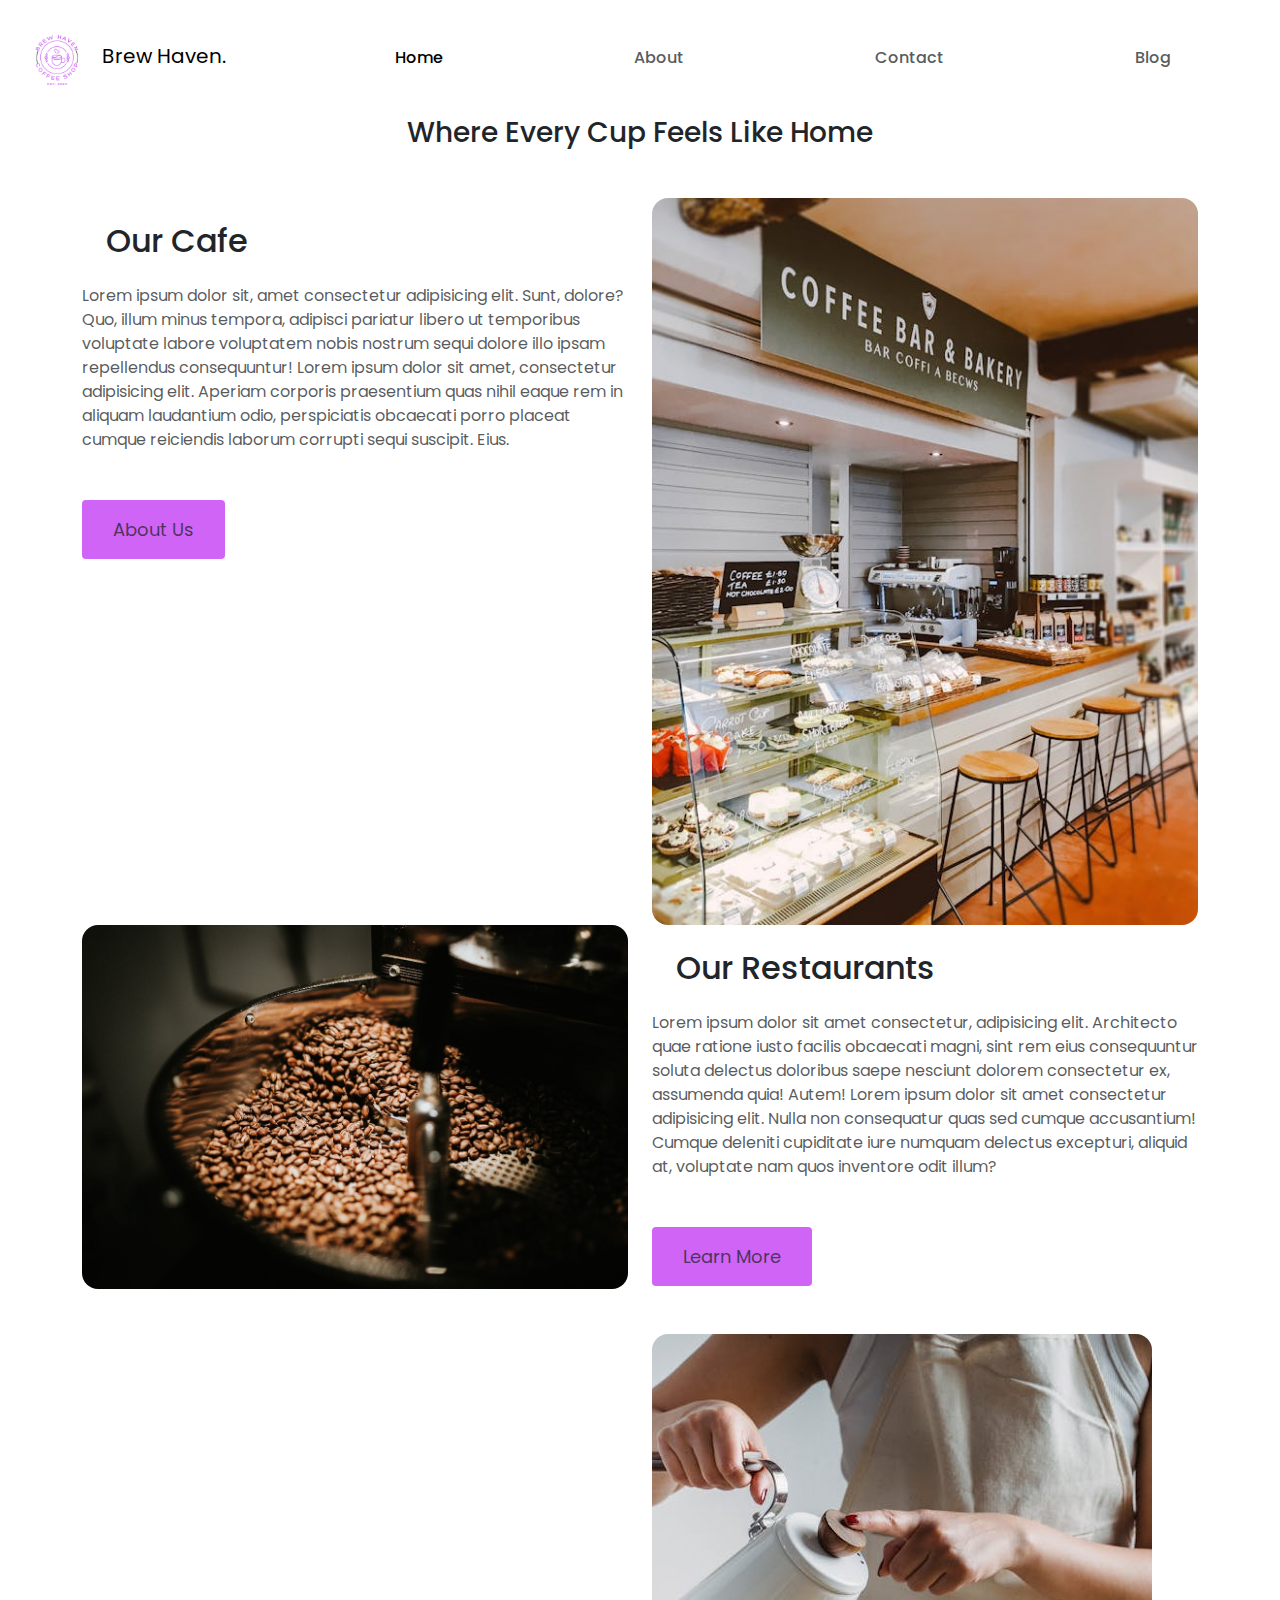
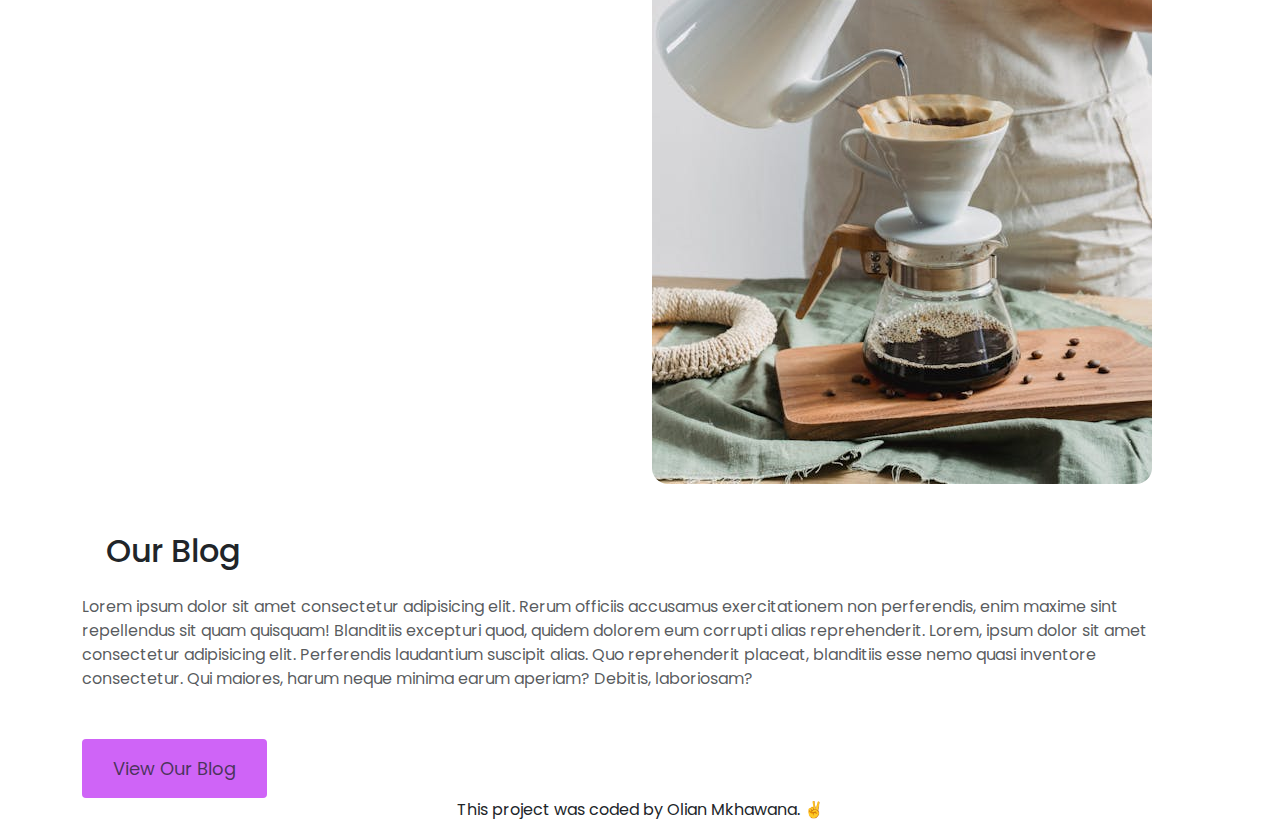
<file: index.html>
<!DOCTYPE html>
<html lang="en">
<head>
    <meta charset="UTF-8">
    <meta name="viewport" content="width=device-width, initial-scale=1.0">
    <link rel="preconnect" href="https://fonts.googleapis.com">
<link rel="preconnect" href="https://fonts.gstatic.com" crossorigin>
<link href="https://fonts.googleapis.com/css2?family=Poppins:ital,wght@0,100;0,200;0,300;0,400;0,500;0,600;0,700;0,800;0,900;1,100;1,200;1,300;1,400;1,500;1,600;1,700;1,800;1,900&display=swap" rel="stylesheet">
    <link href="https://cdn.jsdelivr.net/npm/bootstrap@5.3.3/dist/css/bootstrap.min.css" rel="stylesheet" integrity="sha384-QWTKZyjpPEjISv5WaRU9OFeRpok6YctnYmDr5pNlyT2bRjXh0JMhjY6hW+ALEwIH" crossorigin="anonymous">
<link rel="stylesheet" href="./src/style.css">
    <title>Coffee Shop</title>
</head>
<body>

  <div class="all-content">
<nav class="navbar navbar-expand-lg" id="navbar">
  <div class="container-fluid">
    <a class="navbar-brand" href="#" id="logo"><img src="./images/Coffee logo.png"
      alt="logo" width="90" height="90">Brew Haven.</a>
    <button class="navbar-toggler" type="button" data-bs-toggle="collapse" data-bs-target="#navbarNav" aria-controls="navbarNav" aria-expanded="false" aria-label="Toggle navigation">
      <span class="navbar-toggler-icon"></span>
    </button>
    <div class="collapse navbar-collapse" id="navbarNav">
      <ul class="navbar-nav">
        <li class="nav-item">
          <a class="nav-link active" aria-current="page" href="./index.html">Home</a>
        </li>
        <li class="nav-item">
          <a class="nav-link" href="./about.html">About</a>
        </li>
        <li class="nav-item">
          <a class="nav-link" href="./contact.html">Contact</a>
        </li>
          <li class="nav-item">
          <a class="nav-link" href="./blog.html">Blog</a>
        </li>
      </ul>
    </div>
  </div>
</nav>

<section>
  <div class="content">
    <h3 class="text-center mt-0 m-5 ">Where Every Cup Feels Like Home</h3>
<div class="container">
    <div class="row">
    <div class="col">
        <div class="project-description">
  <h2 class="m-4">Our Cafe</h2>
 <p class="mb-5 text-muted"> Lorem ipsum dolor sit, amet consectetur adipisicing elit. Sunt, dolore? Quo, illum minus tempora, adipisci pariatur libero ut temporibus voluptate labore voluptatem nobis nostrum sequi dolore illo ipsam repellendus consequuntur!
Lorem ipsum dolor sit amet, consectetur adipisicing elit. Aperiam corporis praesentium quas nihil eaque rem in aliquam laudantium odio, perspiciatis obcaecati porro placeat cumque reiciendis laborum corrupti sequi suscipit. Eius.  
</p>
  <a href="./about.html" class="btn btn-branding text-muted">About Us</a>
        </div>
        </div>
        <div class="col d-none d-lg-block">
        <img src="./images/cafe.jpeg" class="img-fluid" alt="">
    </div>
      </div>
    </div>
    <div class="container">
    <div class="row">
      <div class="col d-none d-lg-block">
        <img src="images/coffee-beans.jpeg" class="img-fluid" alt="">

      </div>
      <div class="col">
        <div class="project-description">
  <h2 class="m-4">Our Restaurants</h2>
 <p class="mb-5 text-muted">Lorem ipsum dolor sit amet consectetur, adipisicing elit. Architecto quae ratione iusto facilis obcaecati magni, sint rem eius consequuntur soluta delectus doloribus saepe nesciunt dolorem consectetur ex, assumenda quia! Autem!
  Lorem ipsum dolor sit amet consectetur adipisicing elit. Nulla non consequatur quas sed cumque accusantium! Cumque deleniti cupiditate iure numquam delectus excepturi, aliquid at, voluptate nam quos inventore odit illum?
  </p>
 <a href="./about.html#stores-section" class="btn btn-branding text-muted mb-5">Learn More</a>
        </div>
  </div>
      </div>
<div class="container">
    <div class="row">

     <div class="col">
        <div class="project-description">
   </div>
        </div>
        <div class="col d-none d-lg-block">
        <img src="./images/coffee-maker.jpeg" class="img-fluid mb-4" alt="">
    </div>
      </div>
    </div>
    <h2 class="m-4">Our Blog</h2>
 <p class="mb-5 text-muted">Lorem ipsum dolor sit amet consectetur adipisicing elit. Rerum officiis accusamus exercitationem non perferendis, enim maxime sint repellendus sit quam quisquam! Blanditiis excepturi quod, quidem dolorem eum corrupti alias reprehenderit.
  Lorem, ipsum dolor sit amet consectetur adipisicing elit. Perferendis laudantium suscipit alias. Quo reprehenderit placeat, blanditiis esse nemo quasi inventore consectetur. Qui maiores, harum neque minima earum aperiam? Debitis, laboriosam?
  </p>
  <a href="./blog.html" class="btn btn-branding text-muted">View Our Blog</a>
    <p class="text-center">This project was coded by Olian Mkhawana. ✌️</p>

</section>


<script src="https://cdn.jsdelivr.net/npm/bootstrap@5.3.3/dist/js/bootstrap.bundle.min.js"></script>
    
</body>
</html>
</file>
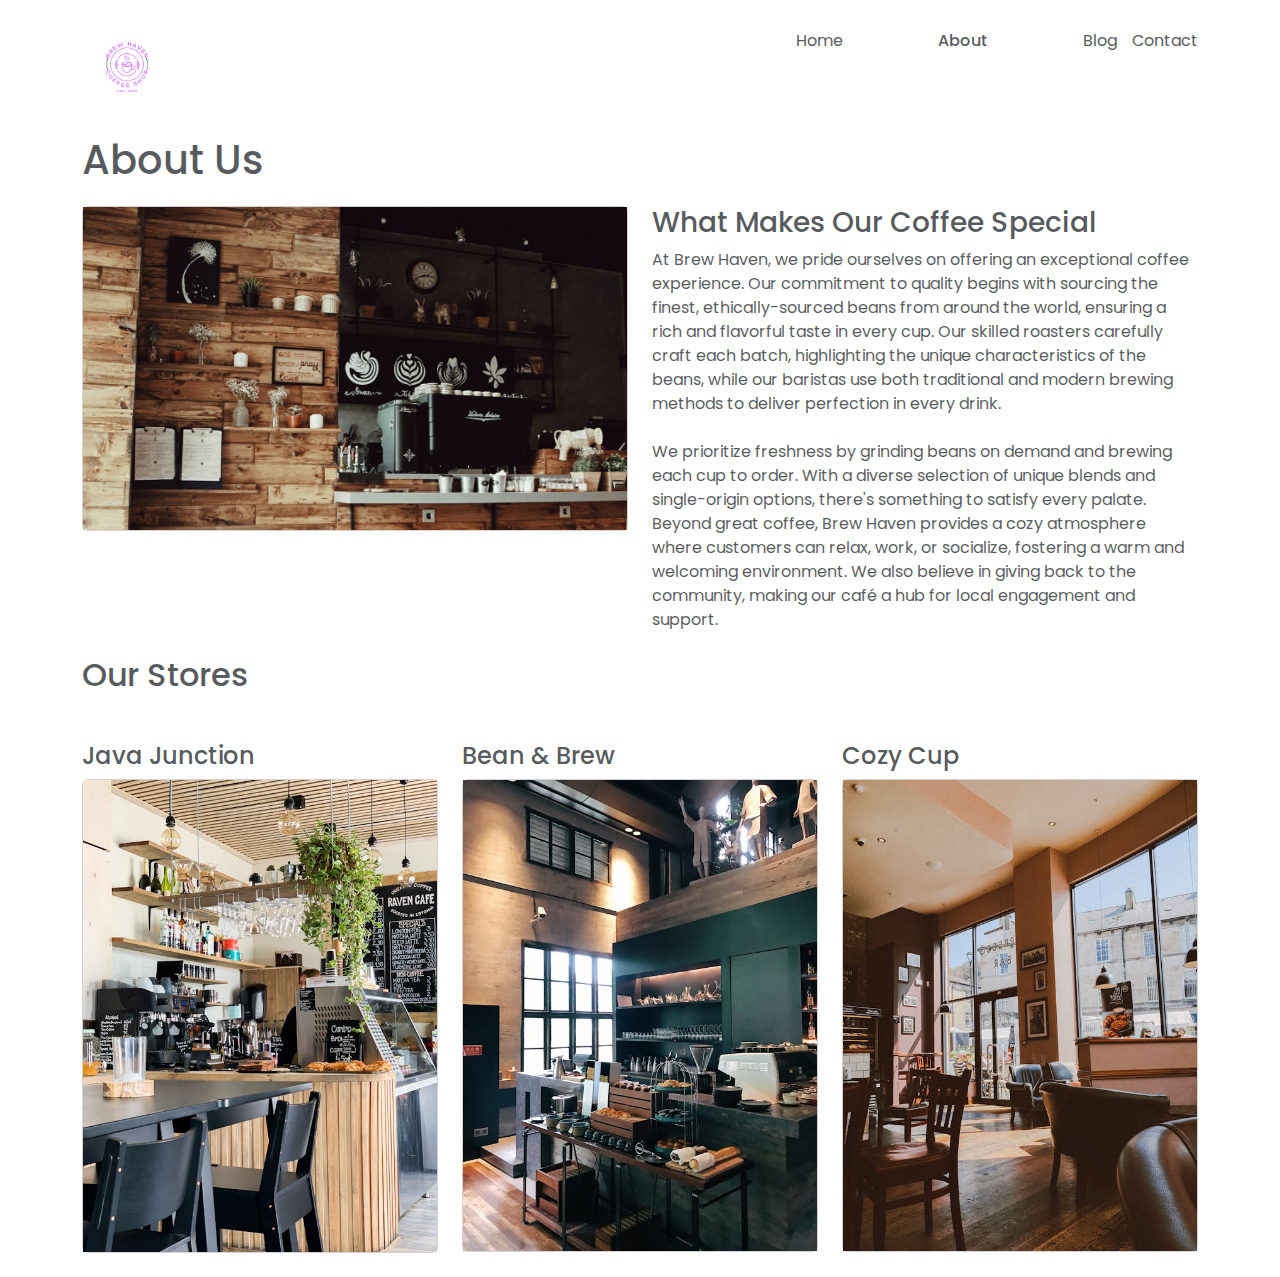
<file: about.html>
<!DOCTYPE html>
<html lang="en">
<head>
    <meta charset="UTF-8">
    <meta name="viewport" content="width=device-width, initial-scale=1.0">
       <link rel="preconnect" href="https://fonts.googleapis.com">
<link rel="preconnect" href="https://fonts.gstatic.com" crossorigin>
<link href="https://fonts.googleapis.com/css2?family=Poppins:ital,wght@0,100;0,200;0,300;0,400;0,500;0,600;0,700;0,800;0,900;1,100;1,200;1,300;1,400;1,500;1,600;1,700;1,800;1,900&display=swap" rel="stylesheet">
    <link href="https://cdn.jsdelivr.net/npm/bootstrap@5.3.3/dist/css/bootstrap.min.css" rel="stylesheet" integrity="sha384-QWTKZyjpPEjISv5WaRU9OFeRpok6YctnYmDr5pNlyT2bRjXh0JMhjY6hW+ALEwIH" crossorigin="anonymous">
<link rel="stylesheet" href="./src/style.css">
    <title>About Brew Haven</title>
</head>
<body>
    <header>
<div class="container">
    <nav class="d-flex justify-content-between">
  <img src="./images/Coffee logo.png" class="logo d-none d-md-block" alt="logo" width="90" height="90">
  <ul>
    <li>
      <a href="./index.html">Home</a>
    </li>
    <li class="nav-item">
      <a class="nav-link active" aria-current="page" href="#">About</a>
      </li>

    <li>
      <a href="./blog.html">Blog</a>
    </li>
    <li>
        <a href="./contact.html">Contact</a>
    </li>
  </ul>
</div>
</nav>
</header>

    <div class="container">
        <div class="heading mb-3 text-muted"><span>About Us</span></div>
        <div class="row">
            <div class="col-md-6">
                <div class="card">
                    <img src="./images/coffee-shop.jpeg" alt="">
                </div>
            </div>
            <div class="col-md-6">
                <h3 class="text-muted">What Makes Our Coffee Special</h3>
                 <p class="text-muted">
                    At Brew Haven, we pride ourselves on offering an exceptional coffee experience. 
                    Our commitment to quality begins with sourcing the finest, ethically-sourced beans from around the world, 
                    ensuring a rich and flavorful taste in every cup. Our skilled roasters carefully craft each batch,
                 highlighting the unique characteristics of the beans, while our baristas use both traditional and
                  modern brewing methods to deliver perfection in every drink.
                  <br />
                  <br />
                   We prioritize freshness by grinding beans on demand and brewing each cup to order. 
                   With a diverse selection of unique blends and single-origin options,
                    there's something to satisfy every palate. Beyond great coffee, 
                    Brew Haven provides a cozy atmosphere where customers can relax, work, or socialize, fostering a warm and welcoming environment. We also believe in giving back to the community, making our café a hub for local engagement and support.
                 </p>
            </div>
        </div>
    </div>
<div class="container mb-4" id="stores-section">
    <h2 class="mt-2 mb-5 text-muted">Our Stores</h2>
    <div class="row">
        <div class="col-md-4">
            <h4 class="text-muted">Java Junction</h4>
            <div class="card">
                <img src="./images/cafe-2.jpeg" alt="">
            </div>
        </div>
        <div class="col-md-4">
            <h4 class="text-muted">Bean & Brew</h4>
            <div class="card">
                <img src="./images/bakery-2.jpeg" alt="">
            </div>
        </div>
        <div class="col-md-4">
            <h4 class="text-muted">Cozy Cup</h4>
            <div class="card">
                <img src="./images/coffee-shop2.jpeg" alt="">
            </div>
        </div>
    </div>
</div>

</body>
</html>
</file>
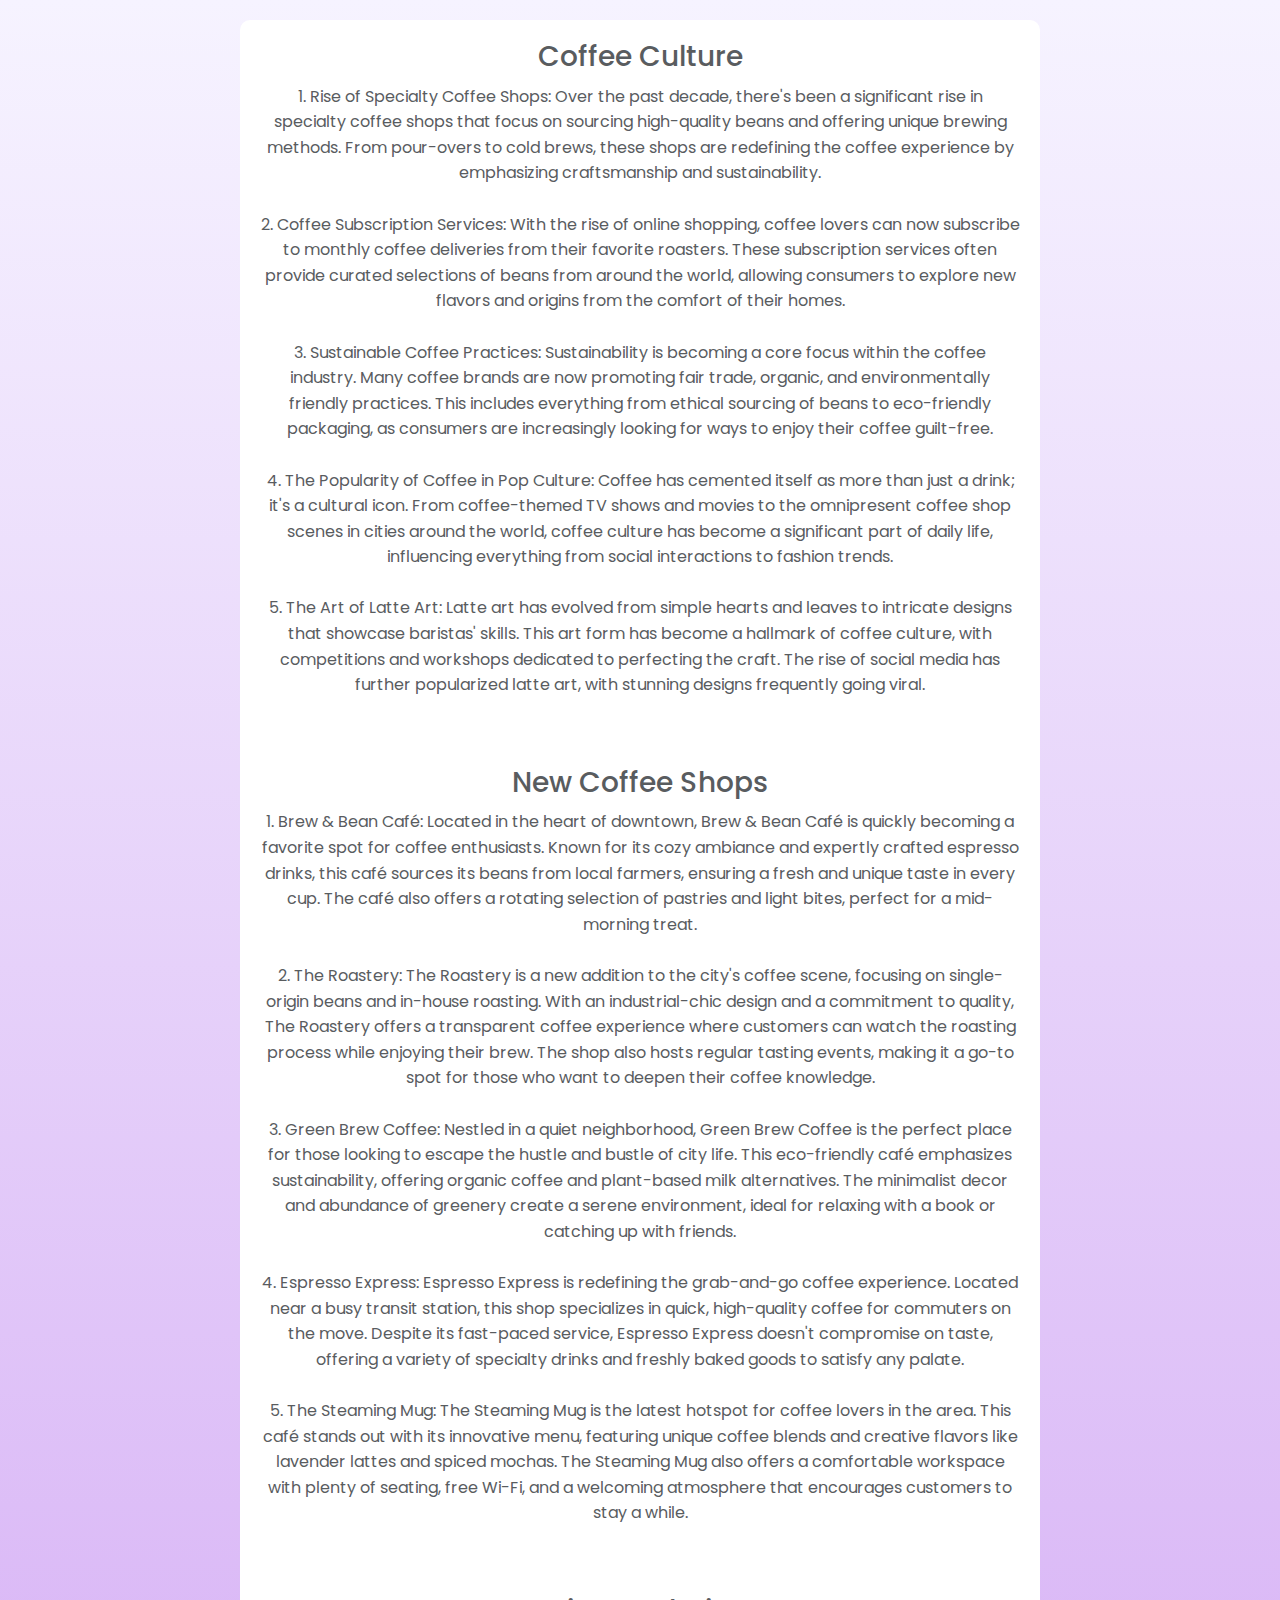
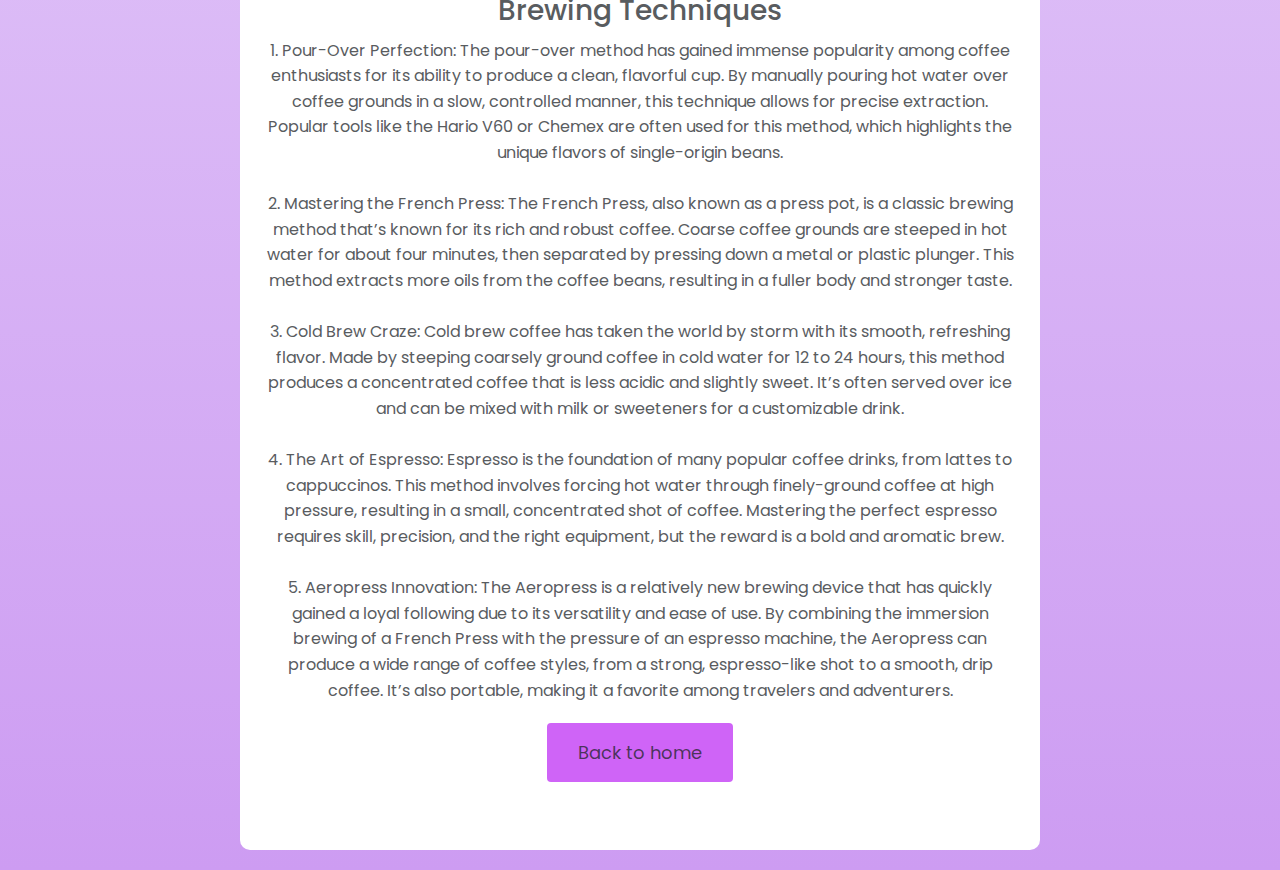
<file: blog-news.html>
<!DOCTYPE html>
<html lang="en">
<head>
    <meta charset="UTF-8">
    <meta name="viewport" content="width=device-width, initial-scale=1.0">
    <link href="https://fonts.googleapis.com/css2?family=Poppins:ital,wght@0,100;0,200;0,300;0,400;0,500;0,600;0,700;0,800;0,900;1,100;1,200;1,300;1,400;1,500;1,600;1,700;1,800;1,900&display=swap" rel="stylesheet">
    <link href="https://cdn.jsdelivr.net/npm/bootstrap@5.3.3/dist/css/bootstrap.min.css" rel="stylesheet" integrity="sha384-QWTKZyjpPEjISv5WaRU9OFeRpok6YctnYmDr5pNlyT2bRjXh0JMhjY6hW+ALEwIH" crossorigin="anonymous">
<link rel="stylesheet" href="./src/style.css">
    <title>Blog News</title>
</head>
<body>
    <section class="latest-coffee-news">
    <div class="news-wrapper">
        <div class="news-content">
            <h3>Coffee Culture</h3>
            <p>

1. Rise of Specialty Coffee Shops: 
   Over the past decade, there's been a significant rise in specialty coffee shops that focus on sourcing high-quality beans and offering unique brewing methods. From pour-overs to cold brews, these shops are redefining the coffee experience by emphasizing craftsmanship and sustainability. 
<br />
<br/>
2. Coffee Subscription Services:
    With the rise of online shopping, coffee lovers can now subscribe to monthly coffee deliveries from their favorite roasters. These subscription services often provide curated selections of beans from around the world, allowing consumers to explore new flavors and origins from the comfort of their homes.
<br />
<br/>
3. Sustainable Coffee Practices:
    Sustainability is becoming a core focus within the coffee industry. Many coffee brands are now promoting fair trade, organic, and environmentally friendly practices. This includes everything from ethical sourcing of beans to eco-friendly packaging, as consumers are increasingly looking for ways to enjoy their coffee guilt-free.
<br />
<br/>
4. The Popularity of Coffee in Pop Culture:
    Coffee has cemented itself as more than just a drink; it's a cultural icon. From coffee-themed TV shows and movies to the omnipresent coffee shop scenes in cities around the world, coffee culture has become a significant part of daily life, influencing everything from social interactions to fashion trends.
<br />
<br/>
5. The Art of Latte Art:
   Latte art has evolved from simple hearts and leaves to intricate designs that showcase baristas' skills. This art form has become a hallmark of coffee culture, with competitions and workshops dedicated to perfecting the craft. The rise of social media has further popularized latte art, with stunning designs frequently going viral.
         </p>
<br />
<br/>
            <h3>New Coffee Shops</h3>
            <p>

1. Brew & Bean Café:
    Located in the heart of downtown, Brew & Bean Café is quickly becoming a favorite spot for coffee enthusiasts. Known for its cozy ambiance and expertly crafted espresso drinks, this café sources its beans from local farmers, ensuring a fresh and unique taste in every cup. The café also offers a rotating selection of pastries and light bites, perfect for a mid-morning treat.
<br />
<br/>
2. The Roastery:
   The Roastery is a new addition to the city's coffee scene, focusing on single-origin beans and in-house roasting. With an industrial-chic design and a commitment to quality, The Roastery offers a transparent coffee experience where customers can watch the roasting process while enjoying their brew. The shop also hosts regular tasting events, making it a go-to spot for those who want to deepen their coffee knowledge.
<br />
<br/>
3. Green Brew Coffee:
    Nestled in a quiet neighborhood, Green Brew Coffee is the perfect place for those looking to escape the hustle and bustle of city life. This eco-friendly café emphasizes sustainability, offering organic coffee and plant-based milk alternatives. The minimalist decor and abundance of greenery create a serene environment, ideal for relaxing with a book or catching up with friends.
<br />
<br/>
4. Espresso Express:
   Espresso Express is redefining the grab-and-go coffee experience. Located near a busy transit station, this shop specializes in quick, high-quality coffee for commuters on the move. Despite its fast-paced service, Espresso Express doesn't compromise on taste, offering a variety of specialty drinks and freshly baked goods to satisfy any palate.
<br />
<br/>
5. The Steaming Mug:
   The Steaming Mug is the latest hotspot for coffee lovers in the area. This café stands out with its innovative menu, featuring unique coffee blends and creative flavors like lavender lattes and spiced mochas. The Steaming Mug also offers a comfortable workspace with plenty of seating, free Wi-Fi, and a welcoming atmosphere that encourages customers to stay a while.
            </p>
<br/>
<br/>
            <h3>Brewing Techniques</h3>
            <p>

1. Pour-Over Perfection:
   The pour-over method has gained immense popularity among coffee enthusiasts for its ability to produce a clean, flavorful cup. By manually pouring hot water over coffee grounds in a slow, controlled manner, this technique allows for precise extraction. Popular tools like the Hario V60 or Chemex are often used for this method, which highlights the unique flavors of single-origin beans.
<br />
<br/>
2. Mastering the French Press:
    The French Press, also known as a press pot, is a classic brewing method that’s known for its rich and robust coffee. Coarse coffee grounds are steeped in hot water for about four minutes, then separated by pressing down a metal or plastic plunger. This method extracts more oils from the coffee beans, resulting in a fuller body and stronger taste.
<br/>
<br/>
3. Cold Brew Craze:
    Cold brew coffee has taken the world by storm with its smooth, refreshing flavor. Made by steeping coarsely ground coffee in cold water for 12 to 24 hours, this method produces a concentrated coffee that is less acidic and slightly sweet. It’s often served over ice and can be mixed with milk or sweeteners for a customizable drink.
<br/>
<br/>
4. The Art of Espresso:
    Espresso is the foundation of many popular coffee drinks, from lattes to cappuccinos. This method involves forcing hot water through finely-ground coffee at high pressure, resulting in a small, concentrated shot of coffee. Mastering the perfect espresso requires skill, precision, and the right equipment, but the reward is a bold and aromatic brew.
<br/>
<br/>
5. Aeropress Innovation:
    The Aeropress is a relatively new brewing device that has quickly gained a loyal following due to its versatility and ease of use. By combining the immersion brewing of a French Press with the pressure of an espresso machine, the Aeropress can produce a wide range of coffee styles, from a strong, espresso-like shot to a smooth, drip coffee. It’s also portable, making it a favorite among travelers and adventurers.
                </p>
        </div>
        <a href="./index.html" class="btn btn-branding text-muted mb-5">Back to home</a>
    </div>
</section>

</body>
</html>
</file>
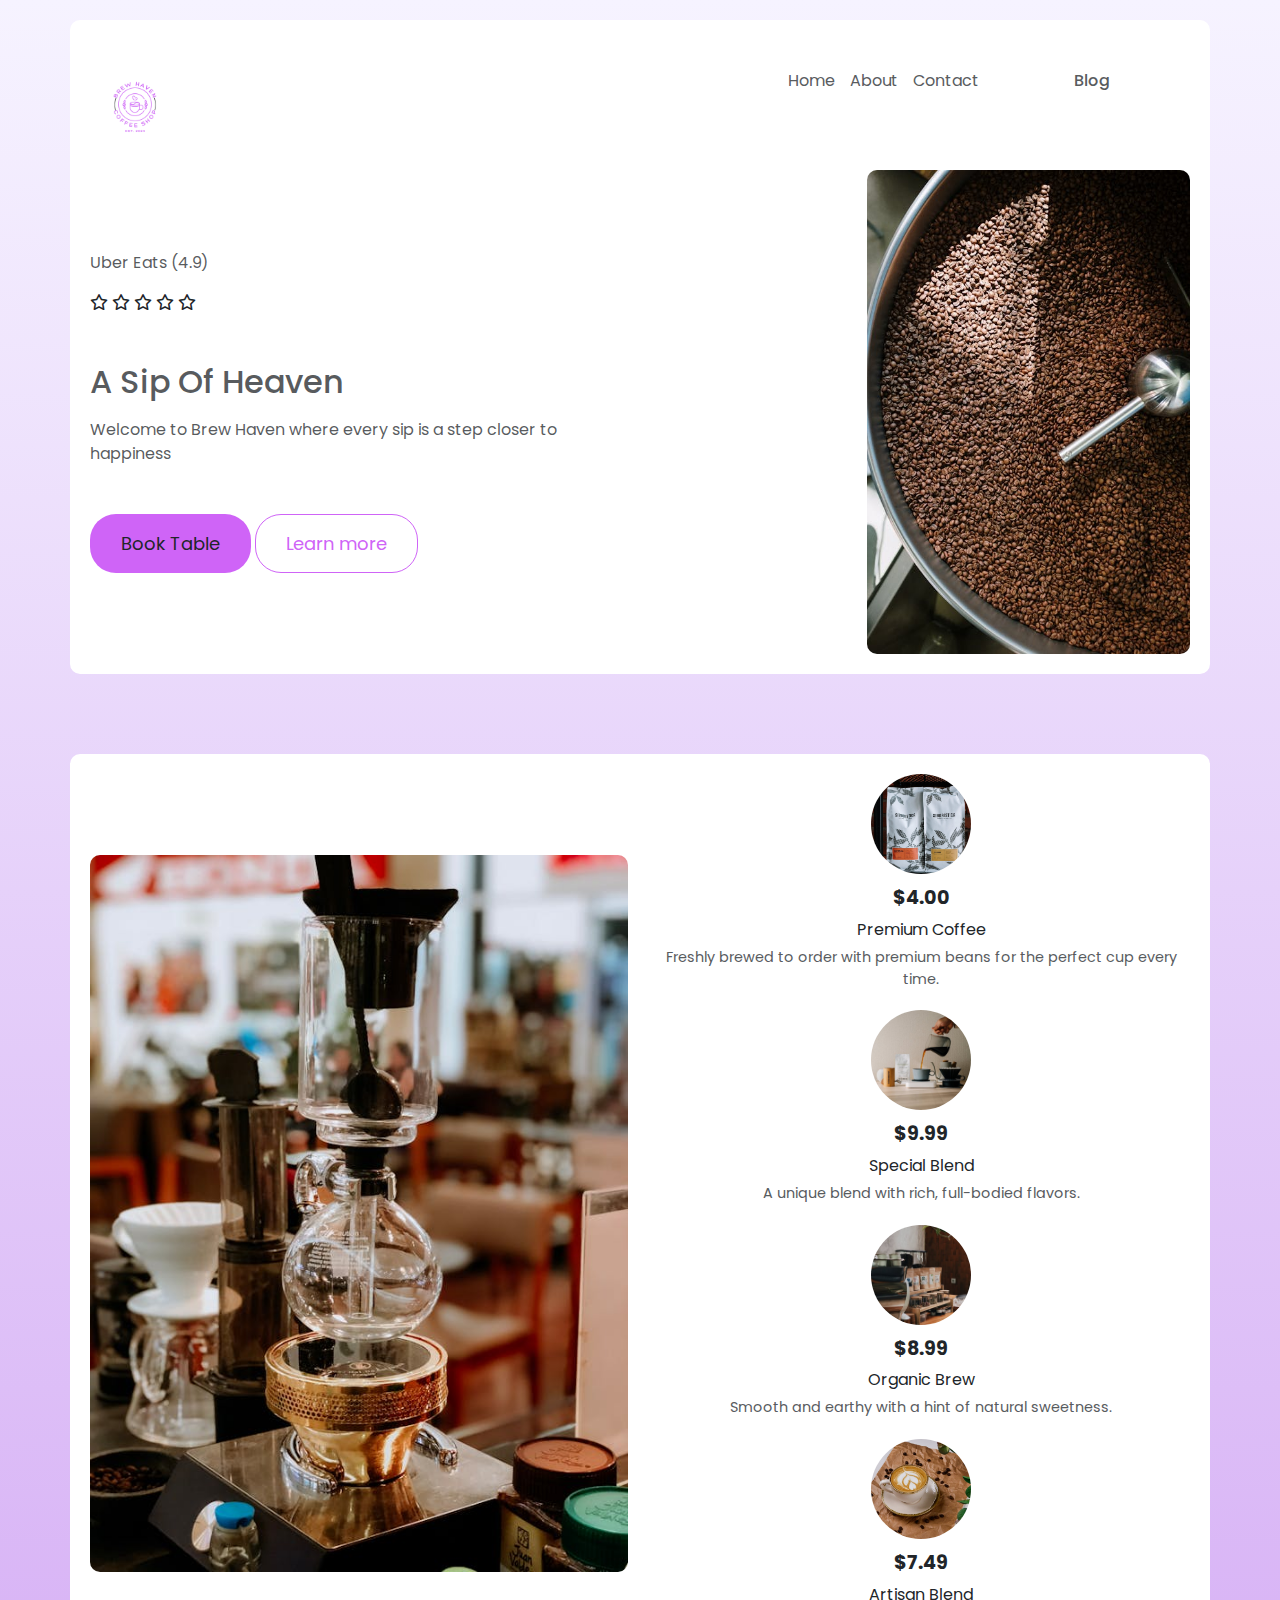
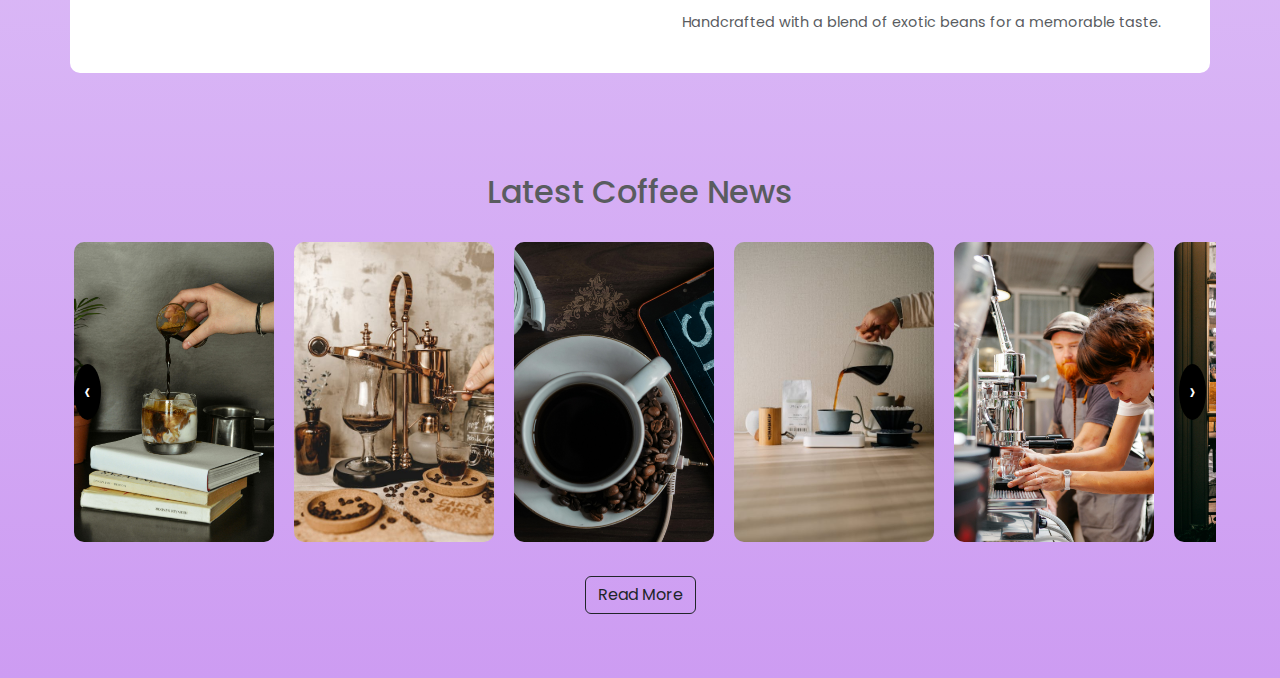
<file: blog.html>
<!DOCTYPE html>
<html lang="en">
<head>
    <meta charset="UTF-8">
    <meta name="viewport" content="width=device-width, initial-scale=1.0">
    <link href="https://fonts.googleapis.com/css2?family=Poppins:ital,wght@0,100;0,200;0,300;0,400;0,500;0,600;0,700;0,800;0,900;1,100;1,200;1,300;1,400;1,500;1,600;1,700;1,800;1,900&display=swap" rel="stylesheet">
    <link href="https://cdn.jsdelivr.net/npm/bootstrap@5.3.3/dist/css/bootstrap.min.css" rel="stylesheet" integrity="sha384-QWTKZyjpPEjISv5WaRU9OFeRpok6YctnYmDr5pNlyT2bRjXh0JMhjY6hW+ALEwIH" crossorigin="anonymous">
<link rel="stylesheet" href="./src/style.css">
<link rel="stylesheet" href="https://cdnjs.cloudflare.com/ajax/libs/font-awesome/6.5.0/css/all.min.css">

    <title>Brew Haven Blog</title>
</head>
<body class="blog-page">
    <div class="container">
        <nav class="d-flex justify-content-between">
            <img src="./images/Coffee logo.png" class="logo d-none d-md-block" alt="logo" width="90" height="90">
            <ul>
                <li><a href="./index.html">Home</a></li>
                <li><a href="./about.html">About</a></li>
                <li><a href="./contact.html">Contact</a></li>
                <li class="nav-item">
                    <a class="nav-link active" aria-current="page" href="#">Blog</a>
                </li>
            </ul>
        </nav>
        
        <div class="row">
            <div class="col-lg-6 d-flex align-items-center">
                <div class="project-description">
                    <p class="text-muted">
                        Uber Eats (4.9)
                    </p> 
                        <i class="fa-regular fa-star"></i>
                        <i class="fa-regular fa-star"></i>  
                        <i class="fa-regular fa-star"></i>
                        <i class="fa-regular fa-star"></i>  
                        <i class="fa-regular fa-star"></i>
                    
                    <h2 class="mt-5 mb-3 text-muted">A Sip Of Heaven</h2>
                    <p class="mb-5 text-muted">Welcome to Brew Haven where every sip is a step closer to happiness</p>
                    <a href="./contact.html" class="btn btn-branding blog">Book Table</a>
                    <a href="./about.html" class="btn btn-branding-outline blog">Learn more</a>
                </div>
            </div>
            <div class="col-lg-6 d-flex justify-content-center">
                <img src="./images/beans-2.jpeg" class="img-fluid blog-image col d-none d-lg-block " alt="">
            </div>
        </div>
    </div>
<section class="menu-section">
    <div class="container">
        <div class="row">

            <div class="col-lg-6 d-flex align-items-center justify-content-center">
                <img src="./images/blog.jpeg" class="img-fluid large-image" alt="">
            </div>

            <div class="col-lg-6 d-flex align-items-center">
                <div class="menu-items">
                    <div class="menu-item text-center">
                        <img src="./images/coffee-bag.jpeg" class="img-fluid menu-circle" alt="">
                        <div class="menu-text">
                            <span class="price">$4.00</span>
                            <span class="name">Premium Coffee</span>
                            <span class="description">Freshly brewed to order with premium beans for the perfect cup every time.</span>
                        </div>
                    </div>
                    <div class="menu-item text-center">
                        <img src="./images/blog-3.jpeg" class="img-fluid menu-circle" alt="">
                        <div class="menu-text">
                            <span class="price">$9.99</span>
                            <span class="name">Special Blend</span>
                            <span class="description">A unique blend with rich, full-bodied flavors.</span>
                        </div>
                    </div>
                    <div class="menu-item text-center">
                        <img src="./images/blog-2.jpeg" class="img-fluid menu-circle" alt="">
                        <div class="menu-text">
                            <span class="price">$8.99</span>
                            <span class="name">Organic Brew</span>
                            <span class="description">Smooth and earthy with a hint of natural sweetness.</span>
                        </div>
                    </div>
                    <div class="menu-item text-center">
                        <img src="./images/coffee art.jpeg" class="img-fluid menu-circle" alt="">
                        <div class="menu-text">
                            <span class="price">$7.49</span>
                            <span class="name">Artisan Blend</span>
                            <span class="description">Handcrafted with a blend of exotic beans for a memorable taste.</span>
                        </div>
                    </div>
                </div>
            </div>
        </div>
    </div>
</section>

<section class="image-gallery">
    <h2>Latest Coffee News</h2>
    <div class="gallery-container">
        <button class="scroll-arrow left-arrow">&#8249;</button>
        <div class="gallery">
            <div class="gallery-item">
                <img src="./images/coffee barista.jpg" alt="">
            </div>
            <div class="gallery-item">
                <img src="./images/blog 4.jpeg" alt="">
            </div>
            <div class="gallery-item">
                <img src="./images/black coffee.jpg" alt="">
            </div>
            <div class="gallery-item">
                <img src="./images/blog-3.jpeg" alt="">
            </div>
            <div class="gallery-item">
                <img src="./images/blog barista.jpg" alt="">
            </div>
            <div class="gallery-item">
                <img src="./images/blog coffee shop.jpg" alt="">
            </div>
        </div>
        <button class="scroll-arrow right-arrow">&#8250;</button>
    </div>
    <a href="./blog-news.html" class="btn btn-outline-dark m-4">Read More</a>
</section>

<script src="./src/app.js"></script>
</body>

</html>
</file>
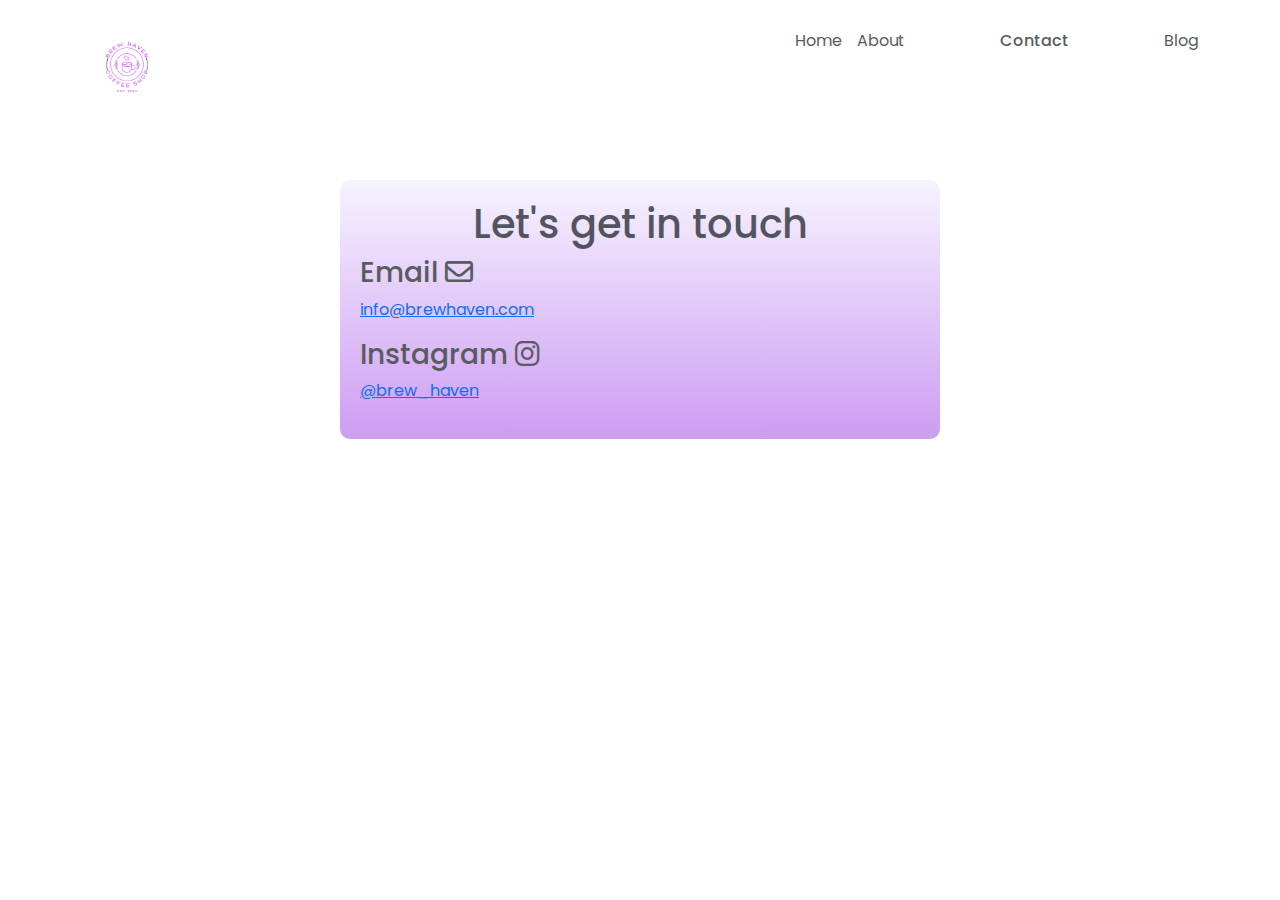
<file: contact.html>
<!DOCTYPE html>
<html lang="en">
<head>
    <meta charset="UTF-8">
    <meta name="viewport" content="width=device-width, initial-scale=1.0">
   <link href="https://fonts.googleapis.com/css2?family=Poppins:ital,wght@0,100;0,200;0,300;0,400;0,500;0,600;0,700;0,800;0,900;1,100;1,200;1,300;1,400;1,500;1,600;1,700;1,800;1,900&display=swap" rel="stylesheet">
    <link href="https://cdn.jsdelivr.net/npm/bootstrap@5.3.3/dist/css/bootstrap.min.css" rel="stylesheet" integrity="sha384-QWTKZyjpPEjISv5WaRU9OFeRpok6YctnYmDr5pNlyT2bRjXh0JMhjY6hW+ALEwIH" crossorigin="anonymous">
<link rel="stylesheet" href="https://cdnjs.cloudflare.com/ajax/libs/font-awesome/6.5.0/css/all.min.css">
    <link rel="stylesheet" href="./src/style.css">
    <title>Contact Brew Haven</title>
</head>
<body>
  <div class="container">
    <nav class="d-flex justify-content-between">
  <img src="./images/Coffee logo.png" class="logo d-none d-md-block" alt="logo" width="90" height="90">
  <ul>
    <li>
      <a href="./index.html">Home</a>
    </li>
<li>
    <a href="./about.html">About</a>
</li>
     <li class="nav-item">
      <a class="nav-link active" aria-current="page" href="#">Contact</a>
      </li>
      <li>
        <a href="./blog.html">Blog</a>
      </li>
  </ul>
</div>
</nav>
  </header>  
 <div class="contact-section">
  <h1 class="text-center text-muted">Let's get in touch</h1>
  <h3>Email <i class="fa-regular fa-envelope"></i></h3>
  <p>
    <a href="mailto:info@brewhaven.com">info@brewhaven.com</a>
  </p>
  <h3>Instagram <i class="fa-brands fa-instagram"></i></h3>
  <p>
    <a href="https://www.instagram.com/brewhaven" target="_blank">@brew_haven</a>
  </p>
</div>

</body>
</html>
</file>
<file: src/style.css>
:root {
  --primary-color: #cf64f7;
  --secondary-color: linear-gradient(to top, #cd9cf2 0%, #f6f3ff 100%);
  --tertiary-color: #595C5F;
}

body {
  font-family: "Poppins", sans-serif;
}

nav ul {
  display: flex;
  justify-content: space-between;
  padding: 0;
  margin:0;
  font-size: 16px;
}
nav{
  padding: 20px 0;
}

nav li{
  display: inline;
  list-style: none;
  line-height: 42px;
  margin-left: 15px;
}
nav a{
  text-decoration: none;
  color: var(--tertiary-color); 
  transition: all 100ms ease-in-out;
}
nav a:hover{
  color:var(--primary-color);
}
section img{
  border-radius: 16px;
}


.navbar-nav {
  margin-left: 50px;
}

.nav-item .nav-link {
  color: var(--tertiary-color);
  margin-left: 80px;
  margin-right: 80px;
  font-weight: 500;
  transition: all 200ms ease-in-out;
}

.nav-item .nav-link:hover {
  color: var(--primary-color);
}
 .btn-branding{
  background: var(--primary-color);
  border-radius: 4px;
  font-size: 18px;
  line-height: 27px;
  padding: 15px 30px;
 }
 .btn-branding-outline{
  color: var(--primary-color);
  border: 1px solid var(--primary-color);
  border-radius: 4px;
  font-size: 18px;
  line-height: 27px;
  padding: 15px 30px;
 }
 .heading{
  font-weight: 500;
  font-size: 40px;
 }
.card{
  cursor: pointer;
  transition: 0.5s;
}
.card:hover{
  transform: translateY(-6px);
}

.blog{
  border-radius: 26px;
}
.blog-page {
    background: var(--secondary-color);
}

.blog-page .container {
    background: #fff;
    padding: 20px;
    margin: 20px auto;
    border-radius: 10px; 
}


.blog-page .row {
    display: flex;
    align-items: center; 
}

.blog-page .project-description {
    text-align: left; 
}

.blog-page .blog-image {
    max-width: 60%;
    height: auto;
    margin-left: auto;
    border-radius: 10px;
}

.blog-page .project-description i.fa-star:hover {
    color: gold; 
}
.menu-section {
    padding: 40px 0; 
}

.menu-section .large-image {
    max-width: 100%; 
    height: auto;
    border-radius: 10px;  
}

.menu-section .menu-items {
    width: 100%; 
}

.menu-item {
    margin-bottom: 20px;
}

.menu-circle {
    border-radius: 50%;
    width: 100px;
    height: 100px;
    object-fit: cover;
}

.menu-text {
    margin-top: 10px;
}

.price {
    display: block;
    font-size: 1.2em;
    font-weight: bold;
}

.name {
    display: block;
    font-size: 1em;
    margin: 5px 0;
}

.description {
    display: block;
    font-size: 0.9em;
    color: var(--tertiary-color);
}
.image-gallery {
    padding: 40px 0;
    text-align: center;
}
.image-gallery h2 {
    margin-bottom: 20px;
    font-size: 2em;
    color: var(--tertiary-color);
}
.gallery-container {
    position: relative;
    width: 90%;
    margin: 0 auto;
    overflow: hidden; 
}
.gallery {
    display: flex;
    flex-wrap: nowrap;
    overflow-x: scroll; 
    gap: 20px;
    padding: 10px;
    scroll-behavior: smooth;
    scrollbar-width: none;
}
.gallery::-webkit-scrollbar {
    display: none; 
}
.gallery-item {
    flex: 0 0 auto;
    width: 200px; 
    transition: box-shadow all 200ms ease-in-out;
    cursor: pointer;
}
.gallery-item img {
    width: 100%;
    border-radius: 10px;
    display: block;
    transition: box-shadow all 200ms ease-in-out;
}
.gallery-item:hover img {
    box-shadow: 0 8px 16px rgba(0, 0, 0, 0.3); 
}
.scroll-arrow {
    position: absolute;
    top: 50%;
    transform: translateY(-50%);
    background-color: #000;
    color: white;
    border: none;
    padding: 10px;
    cursor: pointer;
    z-index: 10;
    font-size: 24px;
    border-radius: 50%;
}

.left-arrow {
    left: 10px;
}

.right-arrow {
    right: 10px;
}
.latest-coffee-news {
    background: var(--secondary-color);
    padding: 20px 0; 
    text-align: center; 
}

.news-wrapper {
    background-color: white; 
    margin: 0 auto;
    padding: 20px; 
    max-width: 800px; 
    border-radius: 10px; 
}

.news-content h3 {
    color: var(--tertiary-color);
    margin-bottom: 10px; 
}

.news-content p {
    color: var(--tertiary-color);
    margin-bottom: 20px; 
    line-height: 1.6; 
}

.contact-section {
    background: var(--secondary-color);
    padding: 20px; 
    border-radius: 10px;
    max-width: 600px; 
    margin: 50px auto;
}

.contact-section h1, 
.contact-section h3, 
.contact-section p {
    color: var(--tertiary-color);
}
@media(max-width: 700px){
 
  
  .project-description{
    font-size: 16px;
  }

i{
  font-size: 12px;
}

}
</file>
